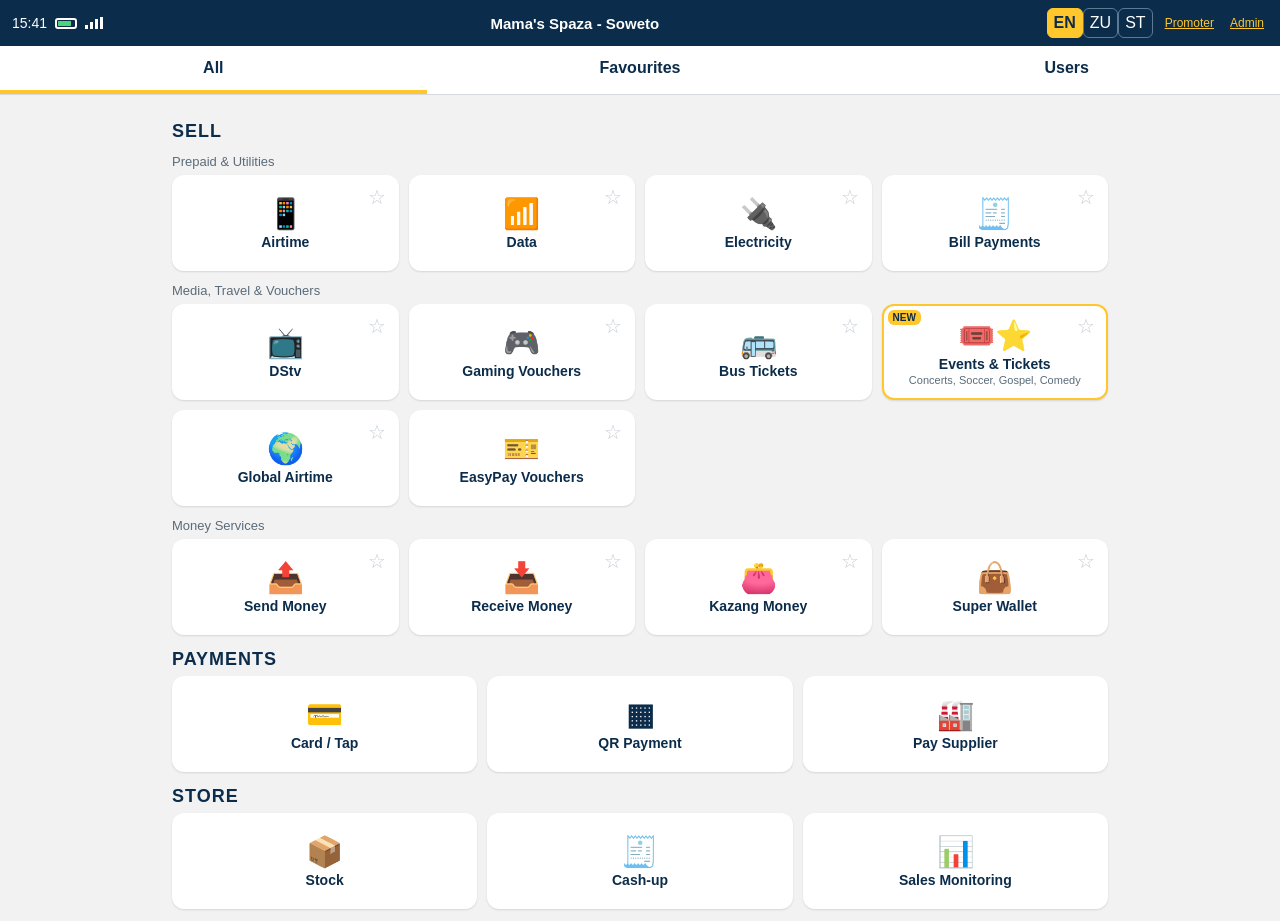
<file: index.html>
<!doctype html>
<html lang="en">
  <head>
    <meta charset="UTF-8" />
    <meta name="viewport" content="width=device-width, initial-scale=1, user-scalable=no" />
    <title>Kazang Pulse - Tickets</title>
    <link rel="stylesheet" href="styles.css" />
  </head>
  <body>
    <!-- ===== 1. TOP STATUS BAR ===== -->
    <div id="topbar">
      <div class="l">
        <span id="clock">14:32</span><span class="bat"></span
        ><span class="sig"
          ><i style="height: 4px"></i><i style="height: 7px"></i><i style="height: 10px"></i
          ><i style="height: 12px"></i
        ></span>
      </div>
      <div class="c">Mama's Spaza - Soweto</div>
      <div class="r">
        <span class="lang"
          ><button data-l="EN" onclick="setLanguage('EN')">EN</button
          ><button data-l="ZU" onclick="setLanguage('ZU')">ZU</button
          ><button data-l="ST" onclick="setLanguage('ST')">ST</button></span
        >
        <button class="adminlink" onclick="showScreen('promoter')">Promoter</button>
        <button class="adminlink" onclick="showScreen('admin')">Admin</button>
      </div>
    </div>

    <!-- ===== 2. MAIN TABS ===== -->
    <div id="tabs">
      <button data-t="home" onclick="showScreen('home')" data-i="all">All</button>
      <button data-t="fav" onclick="showScreen('fav')" data-i="fav">Favourites</button>
      <button data-t="users" onclick="showScreen('users')" data-i="users">Users</button>
    </div>

    <!-- ===== 3-5. HOME: SELL / PAYMENTS / STORE ===== -->
    <div id="v-home" class="view">
      <h2 class="sec" data-i="sell">SELL</h2>
      <div id="sellGrid"></div>
      <h2 class="sec" data-i="payments">PAYMENTS</h2>
      <div class="btnrow">
        <div class="tile" onclick="showDemoNotice()"><span class="ic">💳</span>Card / Tap</div>
        <div class="tile" onclick="showDemoNotice()"><span class="ic">▦</span>QR Payment</div>
        <div class="tile" onclick="showDemoNotice()"><span class="ic">🏭</span>Pay Supplier</div>
      </div>
      <h2 class="sec" data-i="store">STORE</h2>
      <div class="btnrow">
        <div class="tile" onclick="showDemoNotice()"><span class="ic">📦</span>Stock</div>
        <div class="tile" onclick="showScreen('cashup')"><span class="ic">🧾</span>Cash-up</div>
        <div class="tile" onclick="showDemoNotice()">
          <span class="ic">📊</span>Sales Monitoring
        </div>
      </div>
    </div>

    <!-- FAVOURITES VIEW -->
    <div id="v-fav" class="view hidden">
      <h2 class="sec" data-i="fav">Favourites</h2>
      <div id="favGrid"></div>
    </div>

    <!-- USERS VIEW: cashier PIN login -->
    <div id="v-users" class="view hidden">
      <div class="panel">
        <div class="row"><span>Terminal</span><b>KAZ-001</b></div>
        <label for="pin">Cashier PIN</label>
        <input
          id="pin"
          type="password"
          inputmode="numeric"
          maxlength="4"
          placeholder="Enter PIN (demo: 1234)"
        />
        <div class="row"><span>Shift</span><b id="shift">Open</b></div>
        <button class="btn y" onclick="signInCashier()">Sign in</button>
        <button class="btn n" onclick="showScreen('cashup')">Cash-up</button>
      </div>
    </div>

    <!-- ===== TICKETS HOME ===== -->
    <div id="v-tickets" class="view hidden">
      <button class="back" onclick="showScreen('home')">&lt; Back to Sell</button>
      <input id="search" type="search" oninput="renderEvents()" autocomplete="off" />
      <div class="chips" id="chips"></div>
      <div id="events"></div>
    </div>

    <!-- ===== SELECT + HOLD + PAY ===== -->
    <div id="v-select" class="view hidden">
      <button class="back" onclick="showScreen('tickets')">&lt; Tickets</button>
      <div class="panel">
        <b id="s-name" style="font-size: 18px; color: #0b2c4a"></b>
        <div id="s-meta" style="font-size: 13px; color: #5b6b7a; margin: 2px 0 8px"></div>
        <div class="row">
          <span>General Admission - <span id="s-price"></span></span
          ><b><span id="s-left"></span> left</b>
        </div>
        <div class="qty" id="qtyBox">
          <button onclick="changeQty(-1)">-</button><span id="qty">1</span
          ><button onclick="changeQty(1)">+</button>
        </div>
        <div class="row big"><span>Total</span><span id="s-total"></span></div>
        <div class="row"><span>Your Commission (4%)</span><b id="s-comm"></b></div>
        <button class="btn y" id="holdBtn" onclick="holdTickets()">Hold Tickets (5:00)</button>
      </div>
      <div class="panel hidden" id="payBox">
        <div class="timer" id="timer">05:00</div>
        <div class="pm">
          <div class="on">Cash</div>
          <div>Card / Tap<br /><small>Coming in pilot</small></div>
          <div>QR<br /><small>Coming in pilot</small></div>
        </div>
        <label for="cash">Cash Tendered</label>
        <input
          id="cash"
          type="number"
          inputmode="decimal"
          placeholder="e.g. 350"
          oninput="updateCashChange()"
        />
        <div class="row big"><span>Change</span><span id="change">R0</span></div>
        <button class="btn g" onclick="confirmSale()">Confirm &amp; Print</button>
        <button
          class="btn w"
          onclick="
            releaseHold();
            showScreen('tickets');
          "
        >
          Cancel
        </button>
      </div>
    </div>

    <!-- ===== TILL SLIP ===== -->
    <div id="v-slip" class="view hidden">
      <div id="slip"></div>
      <div class="noprint" style="max-width: 340px; margin: 0 auto">
        <div id="transactionStatus" class="transaction-success hidden" role="status" aria-live="polite">
          ✓ Transaction successful
        </div>
        <button class="btn y" onclick="printSlip()">Print Slip</button>
        <button class="btn n" onclick="showScreen('tickets')">New Sale</button>
        <button class="btn w" onclick="showScreen('home')">Back to Sell</button>
      </div>
    </div>

    <!-- ===== CASH-UP ===== -->
    <div id="v-cashup" class="view hidden">
      <button class="back" onclick="showScreen('home')">&lt; Back</button>
      <div class="panel" id="cashupBox"></div>
    </div>

    <!-- ===== PROMOTER ===== -->
    <div id="v-promoter" class="view hidden">
      <button class="back" onclick="showScreen('home')">&lt; Back to Sell</button>
      <div class="panel">
        <b style="color: #0b2c4a">Create Event</b><br />
        <label>Event Name</label><input id="p-name" type="text" /> <label>Date</label
        ><input id="p-date" type="date" /> <label>Venue</label><input id="p-venue" type="text" />
        <label>Area</label><input id="p-area" type="text" placeholder="Soweto" />
        <label>Price (R)</label><input id="p-price" type="number" inputmode="numeric" />
        <label>Qty</label><input id="p-qty" type="number" inputmode="numeric" />
        <button class="btn y" onclick="createEvent()">Publish Event</button>
      </div>
      <div class="panel">
        <b style="color: #0b2c4a">Your Events</b>
        <div id="p-list"></div>
      </div>
    </div>

    <!-- ===== ADMIN / SETTLEMENT ===== -->
    <div id="v-admin" class="view hidden">
      <button class="back" onclick="showScreen('home')">&lt; Back to Sell</button>
      <div class="panel">
        <b style="color: #0b2c4a">Sales</b>
        <div id="a-sales"></div>
      </div>
      <div class="panel">
        <b style="color: #0b2c4a">Settlement</b>
        <div class="row"><span>Total Sales</span><b id="st-total"></b></div>
        <div class="row"><span>Promoter (85%)</span><b id="st-prom"></b></div>
        <div class="row"><span>Merchant Commission</span><b id="st-comm"></b></div>
        <div class="row"><span>Lesaka</span><b id="st-les"></b></div>
      </div>
      <button class="btn r" onclick="resetDemo()">Reset Demo</button>
    </div>

    <div id="toast" class="hidden"></div>

    <script src="app.js"></script>
  </body>
</html>
</file>
<file: styles.css>
/*
 * Kazang Pulse look and feel: navy status bar, yellow buttons, big touch targets.
 * The @media print block at the bottom makes the till slip the only thing printed.
 */

:root {
  --navy: #0b2c4a;
  --yellow: #ffc72c;
  --grey: #f2f2f2;
  --green: #1a9e4a;
}
* {
  box-sizing: border-box;
  -webkit-tap-highlight-color: transparent;
}
body {
  margin: 0;
  font-family: Arial, Helvetica, sans-serif;
  font-size: 16px;
  background: var(--grey);
  color: #1b1b1b;
  user-select: none;
}
.hidden {
  display: none !important;
}
button,
input {
  font-family: inherit;
  font-size: 16px;
}
#topbar {
  background: var(--navy);
  color: #fff;
  display: flex;
  flex-wrap: wrap;
  align-items: center;
  justify-content: space-between;
  gap: 4px 10px;
  padding: 8px 12px;
  font-size: 14px;
}
#topbar .l,
#topbar .r {
  display: flex;
  align-items: center;
  gap: 8px;
}
#topbar .c {
  font-weight: bold;
  font-size: 15px;
  text-align: center;
  flex: 1;
}
.lang button {
  background: none;
  border: 1px solid #5d7a94;
  color: #fff;
  border-radius: 6px;
  min-width: 34px;
  min-height: 30px;
  padding: 0 6px;
}
.lang button.on {
  background: var(--yellow);
  color: var(--navy);
  border-color: var(--yellow);
  font-weight: bold;
}
.adminlink {
  color: var(--yellow);
  font-size: 12px;
  background: none;
  border: 0;
  text-decoration: underline;
  min-height: 30px;
  padding: 0 4px;
}
.bat {
  display: inline-block;
  width: 22px;
  height: 11px;
  border: 2px solid #fff;
  border-radius: 3px;
  position: relative;
}
.bat:after {
  content: "";
  position: absolute;
  left: 1px;
  top: 1px;
  bottom: 1px;
  width: 70%;
  background: #4cd37b;
}
.sig {
  display: inline-flex;
  align-items: flex-end;
  gap: 2px;
  height: 12px;
}
.sig i {
  width: 3px;
  background: #fff;
  display: block;
}
#tabs {
  background: #fff;
  display: flex;
  border-bottom: 1px solid #d5d9de;
}
#tabs button {
  flex: 1;
  min-height: 48px;
  background: none;
  border: 0;
  border-bottom: 4px solid transparent;
  color: var(--navy);
  font-weight: bold;
}
#tabs button.on {
  border-bottom-color: var(--yellow);
}
.view {
  padding: 12px;
  max-width: 960px;
  margin: 0 auto;
}
h2.sec {
  margin: 14px 0 6px;
  font-size: 18px;
  color: var(--navy);
  letter-spacing: 1px;
}
h3.grp {
  margin: 12px 0 6px;
  font-size: 13px;
  color: #5b6b7a;
  font-weight: normal;
}
.grid {
  display: grid;
  grid-template-columns: repeat(3, 1fr);
  gap: 10px;
}
@media (min-width: 700px) {
  .grid {
    grid-template-columns: repeat(4, 1fr);
  }
}
.tile {
  position: relative;
  background: #fff;
  border-radius: 12px;
  min-height: 96px;
  padding: 10px 4px;
  display: flex;
  flex-direction: column;
  align-items: center;
  justify-content: center;
  text-align: center;
  border: 2px solid transparent;
  box-shadow: 0 1px 2px rgba(0, 0, 0, 0.12);
  cursor: pointer;
  font-size: 14px;
  color: var(--navy);
  font-weight: bold;
}
.tile .ic {
  font-size: 30px;
  line-height: 1.1;
  margin-bottom: 4px;
}
.tile small {
  font-weight: normal;
  color: #5b6b7a;
  font-size: 11px;
  margin-top: 2px;
}
.tile.new {
  border-color: var(--yellow);
}
.tile:active,
.card:active {
  background: #fff7d9;
}
.badge {
  position: absolute;
  top: 4px;
  left: 4px;
  background: var(--yellow);
  color: var(--navy);
  font-size: 10px;
  font-weight: bold;
  border-radius: 6px;
  padding: 2px 5px;
}
.star {
  position: absolute;
  top: 0;
  right: 0;
  width: 40px;
  height: 40px;
  background: none;
  border: 0;
  font-size: 20px;
  color: #c6ccd3;
}
.star.on {
  color: var(--yellow);
}
.btnrow {
  display: flex;
  gap: 10px;
  flex-wrap: wrap;
}
.btnrow .tile {
  flex: 1;
  min-width: 96px;
}
.btn {
  min-height: 52px;
  border: 0;
  border-radius: 10px;
  font-weight: bold;
  width: 100%;
  padding: 0 14px;
  margin-top: 10px;
  cursor: pointer;
}
.btn.y {
  background: var(--yellow);
  color: var(--navy);
}
.btn.g {
  background: var(--green);
  color: #fff;
}
.btn.n {
  background: var(--navy);
  color: #fff;
}
.btn.w {
  background: #fff;
  color: var(--navy);
  border: 2px solid var(--navy);
}
.btn.r {
  background: #c0392b;
  color: #fff;
}
.back {
  background: none;
  border: 0;
  color: var(--navy);
  font-weight: bold;
  min-height: 48px;
  padding: 0;
}
input[type="text"],
input[type="number"],
input[type="date"],
input[type="password"],
input[type="search"] {
  width: 100%;
  min-height: 48px;
  border: 2px solid #cfd6dd;
  border-radius: 10px;
  padding: 0 12px;
  background: #fff;
  user-select: text;
  margin: 4px 0 8px;
}
label {
  font-size: 14px;
  color: #44566a;
}
.chips {
  display: flex;
  gap: 8px;
  overflow-x: auto;
  padding: 4px 0 8px;
}
.chip {
  flex: none;
  min-height: 40px;
  border: 2px solid var(--navy);
  background: #fff;
  color: var(--navy);
  border-radius: 20px;
  padding: 0 14px;
  font-weight: bold;
}
.chip.on {
  background: var(--navy);
  color: #fff;
}
.card {
  display: flex;
  gap: 12px;
  background: #fff;
  border-radius: 12px;
  padding: 10px;
  margin-bottom: 10px;
  box-shadow: 0 1px 2px rgba(0, 0, 0, 0.12);
  cursor: pointer;
  align-items: center;
}
.poster {
  flex: none;
  width: 64px;
  height: 84px;
  border-radius: 8px;
  color: #fff;
  font-size: 32px;
  font-weight: bold;
  display: flex;
  align-items: center;
  justify-content: center;
}
.card b {
  color: var(--navy);
}
.card .m {
  font-size: 13px;
  color: #5b6b7a;
  margin: 2px 0;
}
.panel {
  background: #fff;
  border-radius: 12px;
  padding: 14px;
  margin-bottom: 10px;
  box-shadow: 0 1px 2px rgba(0, 0, 0, 0.12);
}
.row {
  display: flex;
  justify-content: space-between;
  align-items: center;
  padding: 6px 0;
}
.row.big {
  font-size: 20px;
  font-weight: bold;
  color: var(--navy);
}
.qty {
  display: flex;
  align-items: center;
  justify-content: center;
  gap: 18px;
  margin: 8px 0;
}
.qty button {
  width: 56px;
  height: 56px;
  border-radius: 12px;
  border: 2px solid var(--navy);
  background: #fff;
  font-size: 28px;
  color: var(--navy);
}
.qty span {
  font-size: 30px;
  font-weight: bold;
  min-width: 40px;
  text-align: center;
}
.timer {
  font-size: 40px;
  font-weight: bold;
  text-align: center;
  color: var(--navy);
  letter-spacing: 2px;
}
.pm {
  display: flex;
  gap: 8px;
  margin: 6px 0;
}
.pm div {
  flex: 1;
  text-align: center;
  border: 2px solid #cfd6dd;
  border-radius: 10px;
  padding: 8px 2px;
  font-size: 13px;
  color: #8a97a5;
}
.pm div.on {
  border-color: var(--green);
  color: var(--green);
  font-weight: bold;
}
table {
  width: 100%;
  border-collapse: collapse;
  font-size: 13px;
}
th,
td {
  text-align: left;
  padding: 6px 4px;
  border-bottom: 1px solid #e3e7ec;
}
#slip {
  background: #fff;
  border: 2px dashed #555;
  padding: 16px;
  text-align: center;
  max-width: 340px;
  margin: 0 auto;
  font-size: 14px;
  line-height: 1.5;
  user-select: text;
}
#slip .t {
  font-weight: bold;
  font-size: 16px;
}
#slip .success {
  background: #e8f7ee;
  border: 1px solid var(--green);
  border-radius: 8px;
  color: #137a38;
  font-weight: bold;
  margin: 8px 0;
  padding: 8px;
}
.transaction-success {
  background: #e8f7ee;
  border: 2px solid var(--green);
  border-radius: 10px;
  color: #137a38;
  font-weight: bold;
  margin: 10px 0;
  padding: 12px;
  text-align: center;
}
#slip img {
  width: 150px;
  height: 150px;
  display: block;
  margin: 6px auto;
}
#toast {
  position: fixed;
  left: 50%;
  bottom: 24px;
  transform: translateX(-50%);
  background: #222;
  color: #fff;
  padding: 12px 18px;
  border-radius: 10px;
  z-index: 9;
  max-width: 90%;
  text-align: center;
}
@media print {
  body {
    background: #fff;
  }
  #topbar,
  #tabs,
  .view,
  #toast,
  .noprint {
    display: none !important;
  }
  #v-slip {
    display: block !important;
    padding: 0;
  }
  #slip {
    border: 1px dashed #000;
    max-width: 100%;
  }
}
</file>
